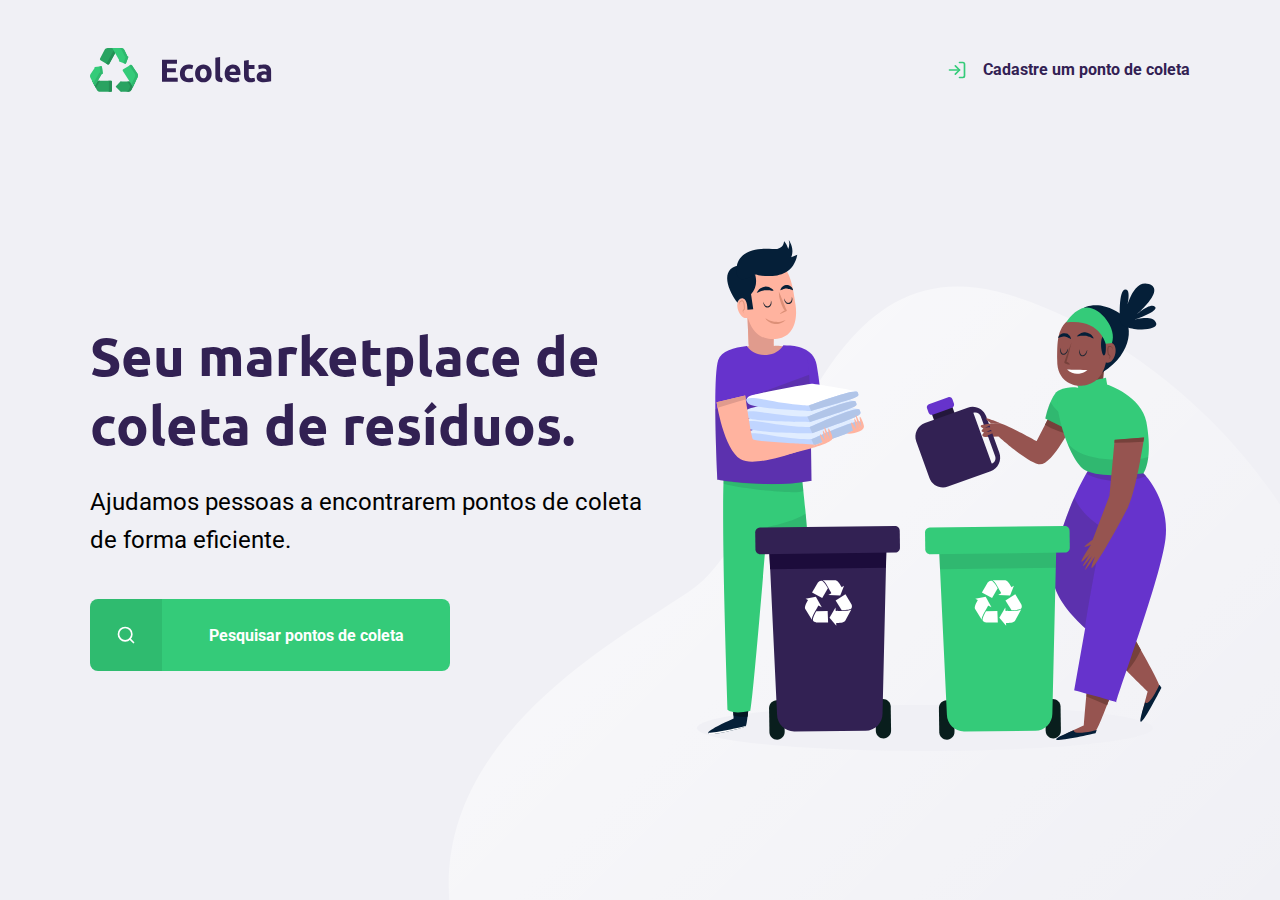
<file: index.html>
<!DOCTYPE html>
<html lang="pt_br">
    <!--==================================================-->
    <head>
        <meta charset="UTF-8">
        <meta name="viewport" content="width=device-width, initial-scale=1.0">
        <title>Ecoleta</title>

        <link href="https://fonts.googleapis.com/css2?family=Roboto&family=Ubuntu:wght@700&display=swap" rel="stylesheet">

        <link rel="stylesheet" href="/styles/main.css">
        <link rel="stylesheet" href="/styles/home.css">
        <link rel="stylesheet" href="/styles/modal.css">

        <link rel="stylesheet" href="/styles/responsive.css">
    </head>
    <!--==================================================-->
    <body>
        <!--==================================================-->
        <div id="page-home">
            <div class="content">

                <header>
                    <img src="icones/logo.svg" alt="Logomarca">
                    <a href="/creat-point.html">
                        <span></span>
                        Cadastre um ponto de coleta
                    </a>
                </header>

                <main>
                    <h1>Seu marketplace de coleta de resíduos.</h1>

                    <p>Ajudamos pessoas a encontrarem pontos de coleta de forma eficiente.</p>

                    <a href="#">
                        <span></span>
                        <strong>Pesquisar pontos de coleta</strong>
                    </a>
                </main>

            </div>
        </div>

        <div id="modal" class="hide">
            <div class="content">
                <div class="header">
                    <h1>Pontos de Coleta</h1>

                    <a href="#">Fechar</a>
                </div>
                <form action="/search-results.html">
                    <label for="search">Cidade</label>
                    <div class="search field">
                        <input type="text" name="search" placeholder="Pesquise por cidade">
                        <button>
                            <img src="/icones/search.svg" alt="Buscar">
                        </button>
                    </div>
                </form>
            </div>
        </div>
        <!--==================================================-->
        <script src="/scripts/index.js"></script>
        <!--==================================================-->
    </body>
    <!--==================================================-->
</html>
</file>
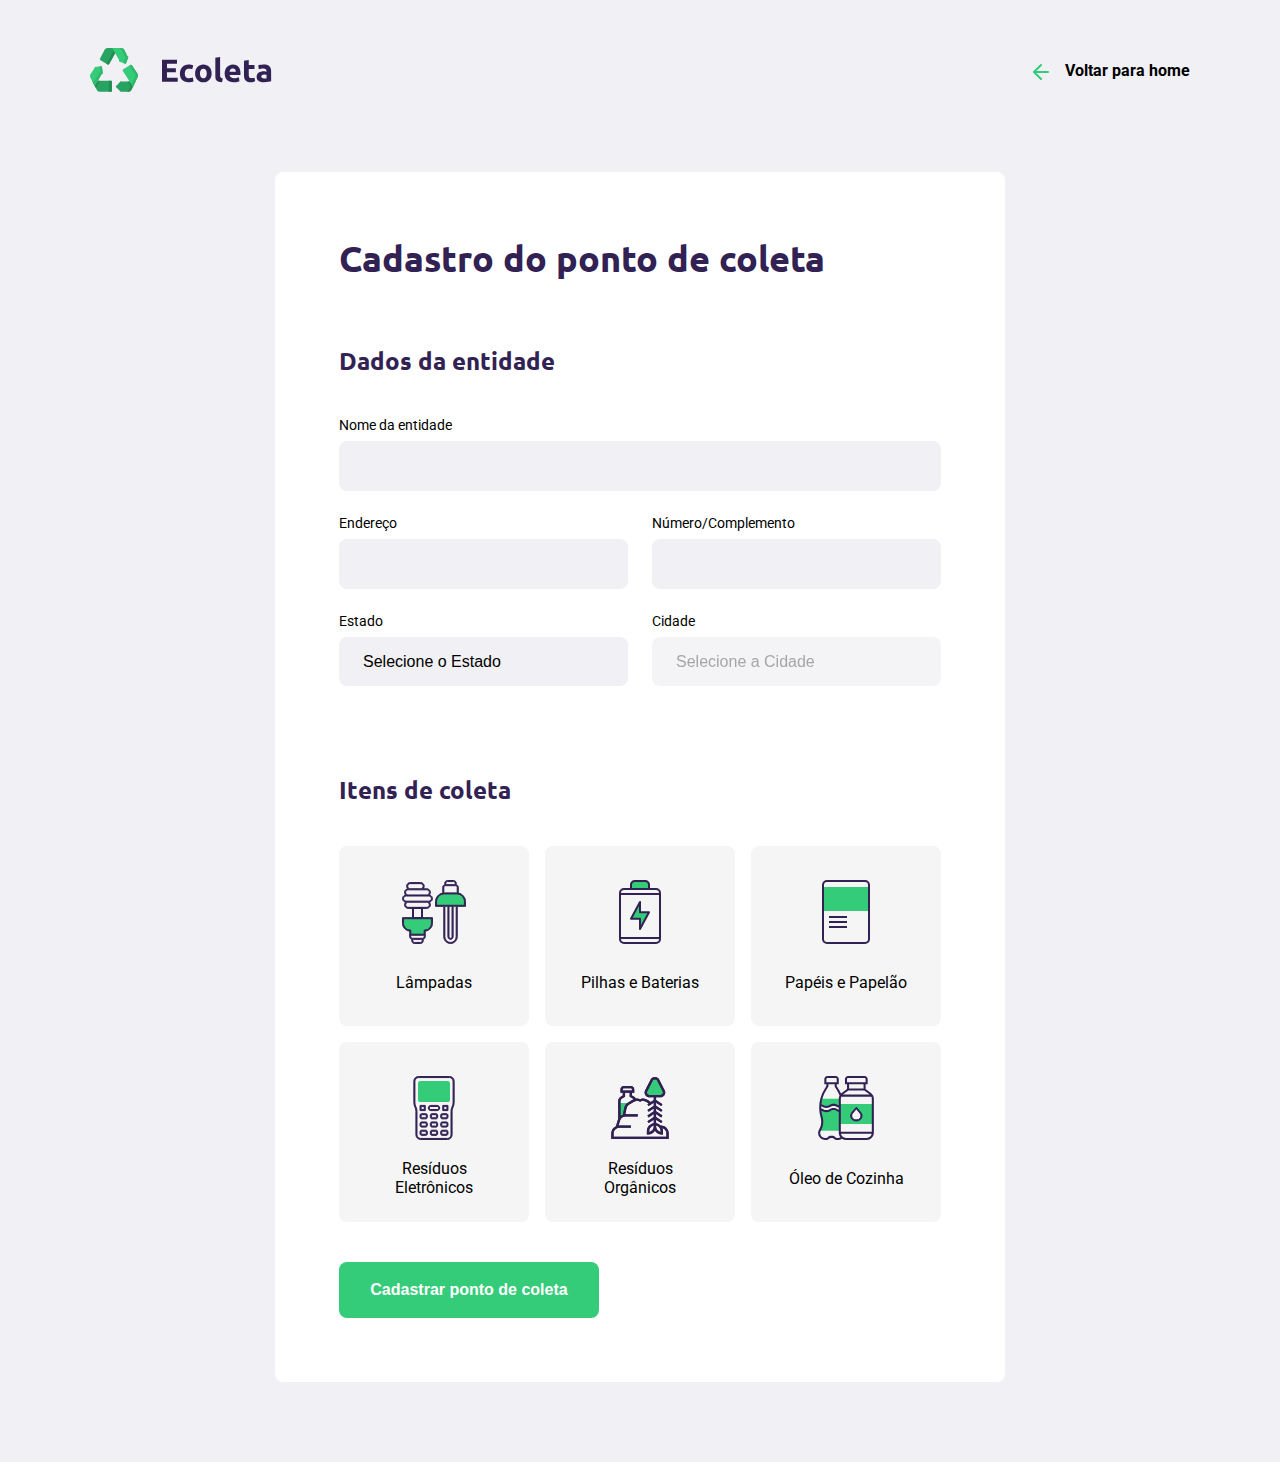
<file: creat-point.html>
<!DOCTYPE html>
<html lang="pt_br">
    <!--==================================================-->
    <head>
        <meta charset="UTF-8">
        <meta name="viewport" content="width=device-width, initial-scale=1.0">
        <title>Criar um ponto de coleta</title>

        <link href="https://fonts.googleapis.com/css2?family=Roboto&family=Ubuntu:wght@700&display=swap" rel="stylesheet">

        <link rel="stylesheet" href="/styles/main.css">
        <link rel="stylesheet" href="/styles/creat-point.css">

        <link rel="stylesheet" href="/styles/responsive.css">

    </head>
    <!--==================================================-->
    <body>
        <!--==================================================-->
        <div id="page-creat-point">

            <header>
                <img src="icones/logo.svg" alt="Logomarca">
                <a href="index.html">
                    <span></span>
                    Voltar para home
                </a>
            </header>

            <form action="">
                <h1>Cadastro do ponto de coleta</h1>

                <fieldset>
                    <legend>
                        <h2>Dados da entidade</h2>
                    </legend>

                    <div class="field">
                        <label for="">Nome da entidade</label>
                        <input type="text" name="name" required="required">
                    </div>

                    <div class="field-group">
                        <div class="field">
                            <label for="address">Endereço</label>
                            <input type="text" name="address" required="required">
                        </div>
                        <div class="field">
                            <label for="address2">Número/Complemento</label>
                            <input type="text" name="address2" required="required">
                        </div>
                    </div>

                    <div class="field-group">
                        <div class="field">
                            <label for="address2">Estado</label>
                            <select name="uf" required="required">
                                <option value="">Selecione o Estado</option>
                            </select>

                            <input type="hidden" name="state">

                        </div>
                        <div class="field">
                            <label for="city">Cidade</label>
                            <select name="city" disabled="disabled" required="required">
                                <option value="">Selecione a Cidade</option>
                            </select>
                        </div>

                    </div>

                </fieldset>

                <fieldset>
                    <legend>
                        <h2>Itens de coleta</h2>
                    </legend>

                    <div class="items-grid">
                        <li data-id="1">
                            <img src="/icones/lampadas.svg" alt="Lâmpadas">
                            <span>Lâmpadas</span>
                        </li>

                        <li data-id="2">
                            <img src="/icones/baterias.svg" alt="Pilhas e Baterias">
                            <span>Pilhas e Baterias</span>
                        </li>

                        <li data-id="3">
                            <img src="/icones/papeis-papelao.svg" alt="Papéis e Papelão">
                            <span>Papéis e Papelão</span>
                        </li>

                        <li data-id="4">
                            <img src="/icones/eletronicos.svg" alt="Resíduos Eletrônicos">
                            <span>Resíduos Eletrônicos</span>
                        </li>

                        <li data-id="5">
                            <img src="/icones/organicos.svg" alt="Resíduos Orgânicos">
                            <span>Resíduos Orgânicos</span>
                        </li>

                        <li data-id="6">
                            <img src="/icones/oleo.svg" alt="Óleo de Cozinha">
                            <span>Óleo de Cozinha</span>
                        </li>
                    </div>

                    <input type="hidden" name="items">

                </fieldset>

                <button type="submit">Cadastrar ponto de coleta</button>

            </form>

        </div>
        <!--==================================================-->
        <script src="/scripts/creat-point.js"></script>
        <!--==================================================-->
    </body>
    <!--==================================================-->
</html>
</file>
<file: styles/main.css>
:root {
    --title-color: #322153;
    --primary-color: #34cb79;
}

* {
    margin: 0;
    padding: 0;
    box-sizing: border-box;
}

html {
    font-family: 'Roboto', sans-serif;
}

body {
    background: #f0f0f5;
    -webkit-font-smoothing: antialiased;
}

a {
    text-decoration: none;
}

h1, h2, h3 ,h4, h5, h6 {
    font-family: 'Ubuntu', sans-serif;
    color: var(--title-color);
}
</file>
<file: styles/home.css>
#page-home {
    height: 100vh;
    background: url('../icones/home-background.svg') no-repeat;
    background-position: 35vw bottom;
}

#page-home .content {
    width: 90%;
    max-width: 1100px;
    height: 100%;
    margin: 0 auto;
    display: flex;
    flex-direction: column;
}

#page-home header {
    margin-top: 48px;
    display: flex;
    align-items: center;
    justify-content: space-between;
}

#page-home header a {
    display: flex;
    color: var(--title-color);
    font-weight: 700;
}

#page-home header a span {
    margin-right: 16px;
    display: flex;
    background-image: url('../icones/log-in.svg');
    width: 20px;
    height: 20px;
}

#page-home main {
    max-width: 569px;
    flex: 1;
    display: flex;
    flex-direction: column;
    justify-content: center;
}

#page-home main h1 {
    font-size: 54px;
}

#page-home main p {
    font-size: 24px;
    line-height: 38px;
    margin-top: 24px;
}

#page-home main a {
    width: 100%;
    max-width: 360px;
    height: 72px;
    border-radius: 8px;
    display: flex;
    align-items: center;
    margin-top: 40px;
    background-color: var(--primary-color);
    transition: 400ms;
}

#page-home main a:hover {
    background-color: #2fb86e;
}

#page-home main a span {
    width: 72px;
    height: 72px;
    border-top-left-radius: 8px;
    border-bottom-left-radius: 8px;
    background-color: rgba(0, 0, 0, 0.08);
    display: flex;
    align-items: center;
    justify-content: center;
}

#page-home main a span::after {
    content: "";
    background-image: url('../icones/search.svg');
    width: 20px;
    height: 20px;
}

#page-home main a strong {
    flex: 1;
    color: white;
    text-align: center;
}
</file>
<file: styles/modal.css>
#modal {
    background-color: #0e0a14ef; 
    height: 100vh;
    width: 100vw;
    position: fixed;
    top: 0;
    display: flex;
    justify-content: center;
    align-items: center;
    transition: 400ms;
}

#modal.hide {
    display: none;
}

#modal .content {
    color: white;
    width: 420px;
}

#modal .header {
    display: flex;
    align-items: center;
    justify-content: space-between;
    margin-bottom: 48px;
}

#modal .header a {
    background-image: url("../icones/x.svg");
    width: 20px;
    height: 20px;
    display: flex;
    font-size: 0.01px;
}

#modal .header h1 {
    color: white;
    font-size: 36px;
    line-height: 42px;
}

#modal form label {
    font-size: 14px;
    line-height: 16px;
    display: block;
    margin-bottom: 8px;
}

#modal form .field {
    display: flex;
}

#modal form input {
    flex: 1;
    background-color: #f0f0f5;
    border-radius: 8px 0 0 8px;
    border: 0;
    padding: 16px 24px;
    font-size: 16px;
    color: #6c6c80;
}

#modal form button {
    width: 72px;
    height: 72px;
    background-color: var(--primary-color);
    border: 0;
    border-radius: 0 8px 8px 0;
}

#modal form button:hover {
    background-color: #2fb86e;
}
</file>
<file: styles/responsive.css>
@media (max-width: 900px) {
    #page-home {
        background-position-x: 70vw;
    }
    #page-home .content {
        align-items: center;
        text-align: center;
    }
    #page-home header a {
        position: absolute;
        bottom: 48px;
        left: 50%;
        transform: translateX(-50%);
    }
    #page-home main {
        align-items: center;
    }
    #page-search-results .cards {
        grid-template-columns: 1fr;
    }  
    #page-search-results .card img {
        height: 250px;
    }
}

@media (min-width: 1700px) {
    #page-home {
        background-position-x: 40vw;
    }
}

@media (max-height: 760px) {
    #page-home {
        background-position-y: 200px;
    }
}
</file>
<file: styles/creat-point.css>
#page-creat-point {
    width: 90%;
    max-width: 1100px;
    margin: 0 auto;
}

#page-creat-point header {
    margin-top: 48px;
    display: flex;
    justify-content: space-between;
    align-items: center;
}

#page-creat-point header a {
    color: var(--tittle-color);
    font-weight: bold;
    display: flex;
    align-items: center;
}

#page-creat-point header a span {
    margin-right: 16px;
    background-image: url('../icones/arrow-left.svg');
    width: 20px;
    height: 20px;
    display: flex;
}

form {
    background-color: white;
    padding: 64px;
    margin: 80px auto;
    border-radius: 8px;
    max-width: 730px;
}

form h1 {
    font-size: 36px;
}

form fieldset {
    margin-top: 64px;
    border: 0;
}

for legend {
    margin-bottom: 40px;
}

form legend h2 {
font-size: 24px;
margin-bottom: 40px;
}

form .field {
    flex: 1;
    display: flex;
    flex-direction: column;
    margin-bottom: 24px;
}

form .field-group {
    display: flex;
}

form input,
form select {
    background-color: #f0f0f5;
    border: 0;
    padding: 16px 24px;
    font-size: 16px;
    border-radius: 8px;
}

form select {
    -webkit-appearance: none;
    -moz-appearance: none;
    appearance: none;
}

form label {
    font-size: 14px;
    margin-bottom: 8px;
}

form .field-group .field + .field {
    margin-left: 24px;
}

form button {
    width: 260px;
    height: 56px;
    background-color: var(--primary-color);
    border-radius: 8px;
    color: white;
    font-weight: bold;
    font-size: 16px;
    border: 0;
    margin-top: 40px;
    transition: background-color 400ms;
}

form button:hover {
    background-color: #2fb86e;
}

.items-grid {
    display: grid;
    grid-template-columns: 1fr 1fr 1fr;
    gap: 16px;
}

.items-grid li {
    background-color: #f5f5f5;
    list-style: none;
    border: 2px solid #f5f5f5;
    border-radius: 8px;
    height: 180px;
    padding: 32px 24px 16px;
    display: flex;
    flex-direction: column;
    align-items: center;
    justify-content: space-between;
    text-align: center;
    cursor: pointer;
}

.items-grid li span {
    margin-top: 12px;
    flex: 1;
    display: flex;
    align-items: center;
    color: var(--tittle-color);
}

.items-grid li.selected {
    background: #e1faec;
    border: 2px solid #34cb79;
}

.items-grid li img,
.items-grid li span {
    pointer-events: none;
}
</file>
